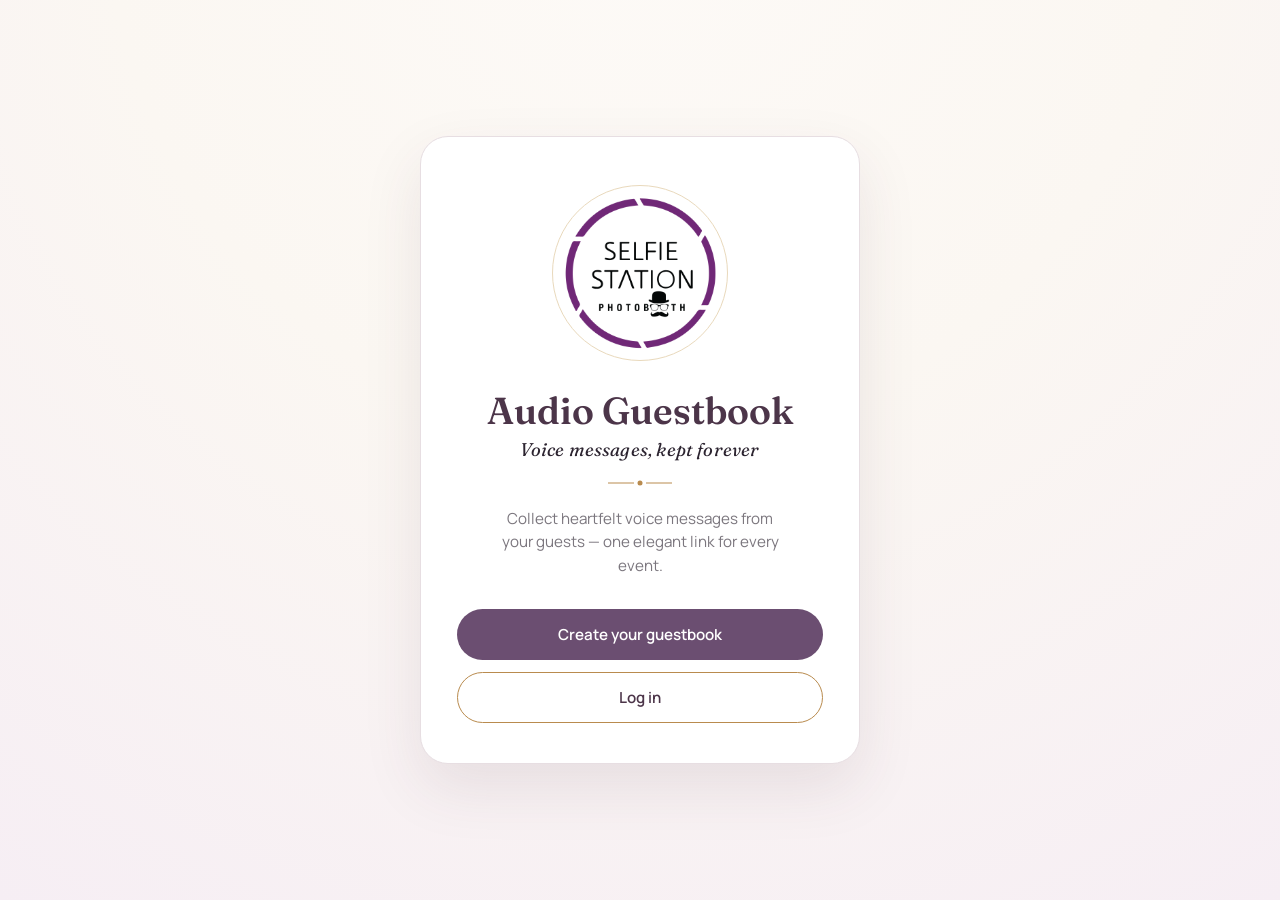
<file: index.html>
<!DOCTYPE html>
<html lang="en">
<head>
<meta charset="UTF-8">
<meta name="viewport" content="width=device-width, initial-scale=1.0">
<title>Audio Guestbook</title>
<link rel="preconnect" href="https://fonts.googleapis.com">
<link rel="preconnect" href="https://fonts.gstatic.com" crossorigin>
<link href="https://fonts.googleapis.com/css2?family=Fraunces:ital,wght@0,400;0,600;1,500&family=Manrope:wght@500;600;700&display=swap" rel="stylesheet">
<style>
  :root{
    --ivory: #FBF7F2; --card: #FFFFFF; --ink: #2C2430; --plum: #6B4E71; --plum-deep: #4C3549;
    --mauve-soft: #EFE3EC; --gold: #B98B4E; --gold-soft: #E9D9BC; --line: #E7DEE2;
  }
  *{ box-sizing: border-box; }
  html,body{ margin:0; padding:0; min-height:100%; }
  body{
    font-family:'Manrope', sans-serif; color: var(--ink);
    background: radial-gradient(circle at 50% -10%, #FDFAF7 0%, var(--ivory) 45%, #F6EEF4 100%);
    min-height:100vh; display:flex; align-items:center; justify-content:center; padding: 32px 16px;
  }
  .card{
    width:100%; max-width:440px; background: var(--card); border: 1px solid var(--line);
    border-radius: 28px; box-shadow: 0 24px 60px rgba(76, 53, 73, 0.10); padding: 48px 36px 40px; text-align:center;
  }
  .badge{
    width: 176px; height: 176px; margin: 0 auto 28px; border-radius: 50%;
    border: 1px solid var(--gold-soft); display:flex; align-items:center; justify-content:center; position:relative;
    overflow:hidden;
  }
  .badge img{ width:100%; height:100%; object-fit:cover; }
  h1.heading{
    font-family:'Fraunces', serif; font-weight:600; font-style:normal;
    font-size: clamp(1.9rem, 5vw, 2.35rem); color: var(--plum-deep); margin: 0; line-height:1.15;
  }
  .tagline{
    font-family:'Fraunces', serif; font-weight:400; font-style:italic;
    font-size: clamp(1rem, 2.6vw, 1.15rem); color: var(--ink); margin: 6px 0 0; letter-spacing: 0.01em;
  }
  .ornament{ width: 64px; margin: 18px auto 20px; display:block; }
  .ornament svg{ width:100%; height:auto; display:block; }
  .subtext{
    font-size: 0.95rem; line-height:1.55; color: var(--ink); opacity: 0.62; max-width: 32ch; margin: 0 auto 32px;
  }
  .btn{
    font-family:'Manrope', sans-serif; font-weight:600; font-size: 0.95rem; border-radius: 999px; padding: 14px 24px;
    display:flex; align-items:center; justify-content:center; gap: 9px; cursor:pointer; border: 1px solid transparent;
    transition: transform .15s ease, background .2s ease, color .2s ease, border-color .2s ease;
    text-decoration:none; width:100%;
  }
  .btn-primary{ background: var(--plum); color: #fff; margin-bottom:12px; }
  .btn-primary:hover{ background: var(--plum-deep); transform: translateY(-1px); }
  .btn-outline{ background: transparent; color: var(--plum-deep); border-color: var(--gold); }
  .btn-outline:hover{ background: var(--gold-soft); }
  *:focus-visible{ outline: 2px solid var(--plum); outline-offset: 3px; border-radius: 4px; }
  @media (max-width: 420px){ .card{ padding: 40px 22px 32px; } }
</style>
</head>
<body>

  <main class="card">
    <div class="badge" aria-hidden="true">
      <img src="logo.png" alt="Selfie Station Photobooth logo">
    </div>

    <h1 class="heading">Audio Guestbook</h1>
    <p class="tagline">Voice messages, kept forever</p>

    <div class="ornament" aria-hidden="true">
      <svg viewBox="0 0 64 8" xmlns="http://www.w3.org/2000/svg">
        <line x1="0" y1="4" x2="26" y2="4" stroke="#B98B4E" stroke-width="1"/>
        <circle cx="32" cy="4" r="2.5" fill="#B98B4E"/>
        <line x1="38" y1="4" x2="64" y2="4" stroke="#B98B4E" stroke-width="1"/>
      </svg>
    </div>

    <p class="subtext">Collect heartfelt voice messages from your guests — one elegant link for every event.</p>

    <a href="signup.html" class="btn btn-primary">Create your guestbook</a>
    <a href="login.html" class="btn btn-outline">Log in</a>
  </main>

</body>
</html>
</file>
